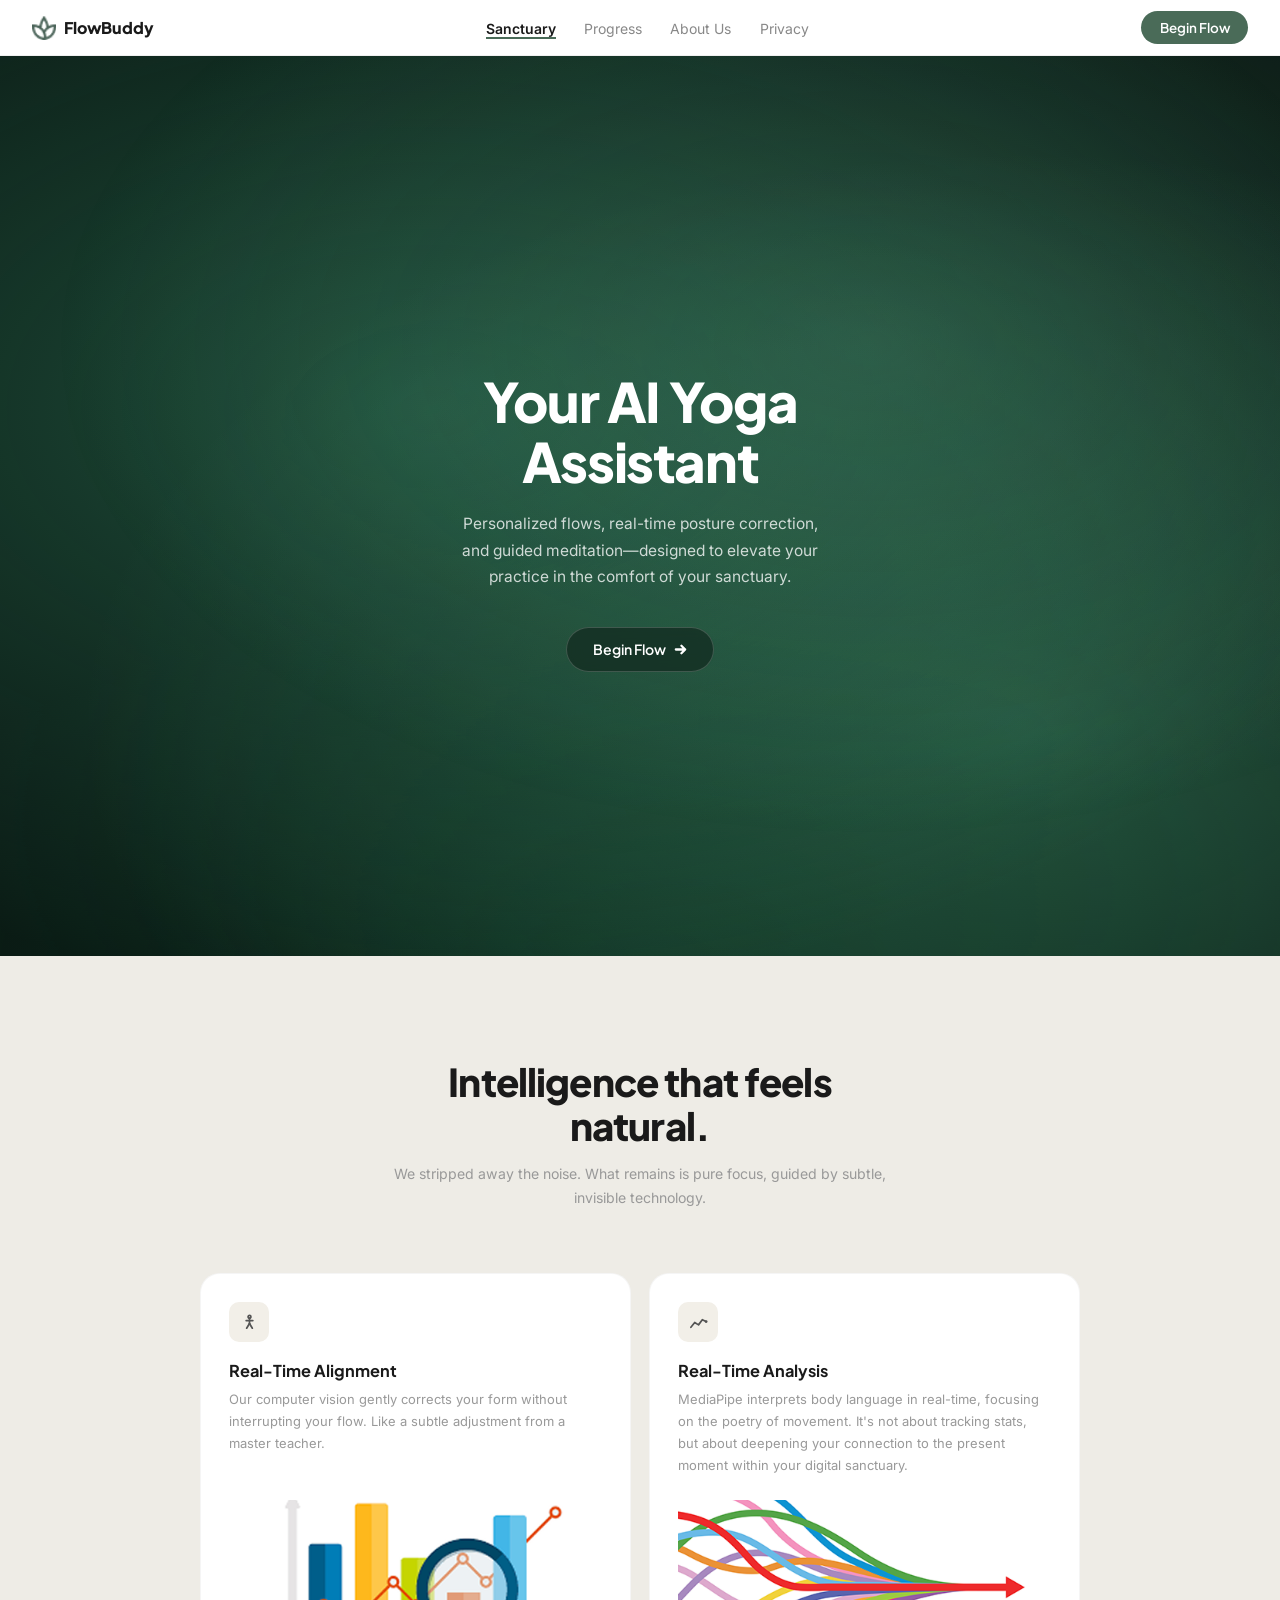
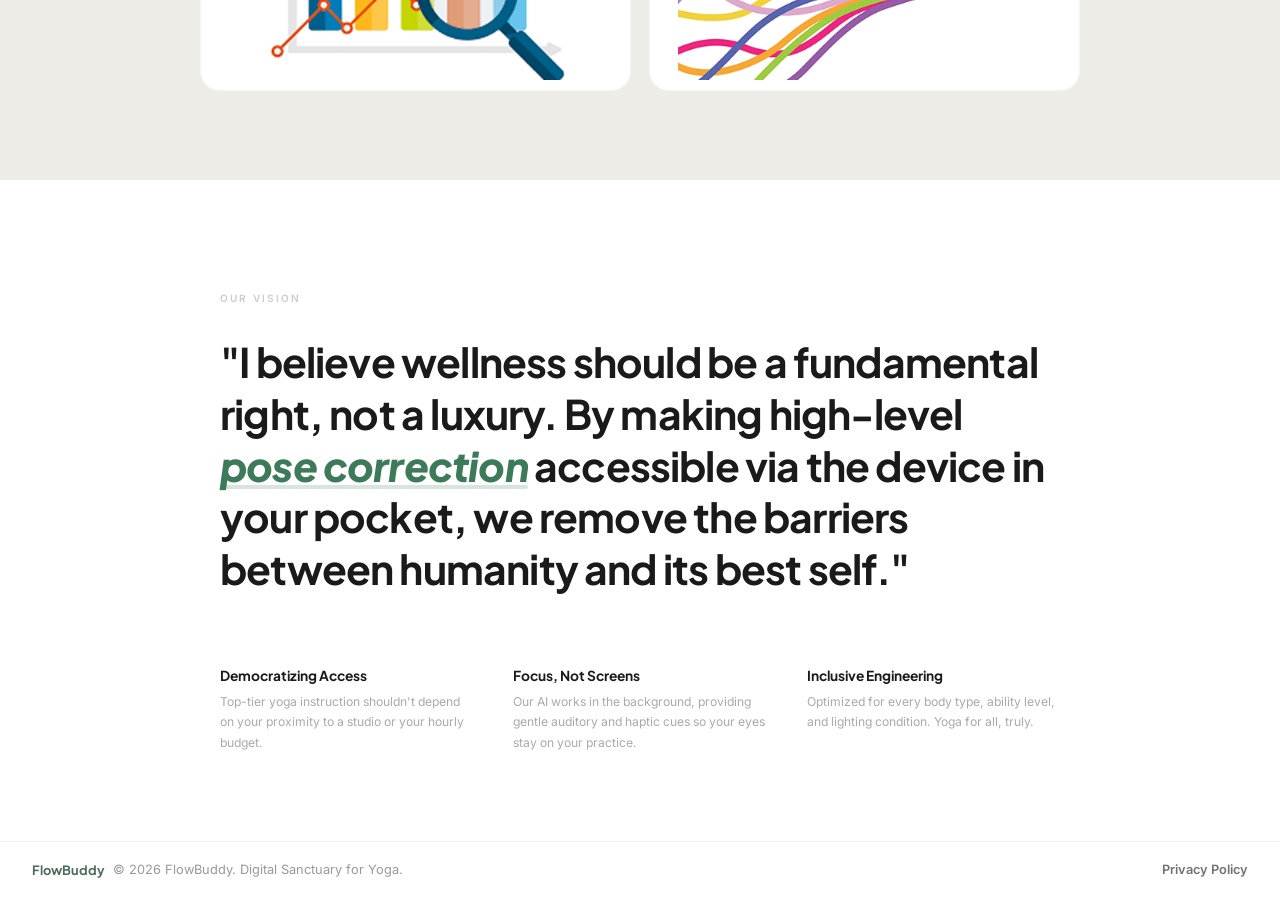
<file: index.html>
<!DOCTYPE html>
<html lang="en">

<head>
  <meta charset="UTF-8" />
  <meta name="viewport" content="width=device-width, initial-scale=1.0" />
  <meta name="description"
    content="FlowBuddy is your personal AI yoga assistant. Experience real-time posture correction, personalized flows, and guided meditation in your digital sanctuary." />
  <meta name="keywords"
    content="AI yoga, yoga assistant, posture correction, personalized yoga flows, home yoga practice, MediaPipe yoga" />
  <meta property="og:title" content="FlowBuddy — Your AI Yoga Assistant" />
  <meta property="og:description"
    content="FlowBuddy is your personal AI yoga assistant. Experience real-time posture correction, personalized flows, and guided meditation in your digital sanctuary." />
  <meta property="og:type" content="website" />
  <link rel="icon" type="image/png" href="assets/images/logo.png" />
  <title>FlowBuddy — Your AI Yoga Assistant</title>
  <link rel="preconnect" href="https://fonts.googleapis.com" />
  <link rel="preconnect" href="https://fonts.gstatic.com" crossorigin />
  <link
    href="https://fonts.googleapis.com/css2?family=Plus+Jakarta+Sans:ital,wght@0,400;0,500;0,600;0,700;0,800;1,700;1,800&family=Inter:wght@300;400;500;600&display=swap"
    rel="stylesheet" />
  <link rel="stylesheet" href="assets/css/shared.css" />
  <link rel="stylesheet" href="assets/css/home.css" />
</head>

<body>

  <!-- ── NAV ── -->
  <nav>
    <a class="nav-logo" href="index.html">
      <img src="assets/images/logo.png" alt="" class="nav-logo-img" />
      FlowBuddy
    </a>
    <ul class="nav-links">
      <li><a href="index.html" class="active">Sanctuary</a></li>
      <li><a href="progress/progress.html">Progress</a></li>
      <li><a href="about/about.html">About Us</a></li>
      <li><a href="privacy/privacy.html">Privacy</a></li>
    </ul>
    <a class="btn-nav" href="practice/practice.html">Begin Flow</a>
    <button class="nav-hamburger" id="hamburger" onclick="toggleNav()" aria-label="Menu" aria-expanded="false">
      <span></span><span></span><span></span>
    </button>
  </nav>

  <div class="nav-drawer" id="nav-drawer">
    <a href="index.html">Sanctuary</a>
    <a href="progress/progress.html">Progress</a>
    <a href="about/about.html">About Us</a>
    <a href="privacy/privacy.html">Privacy Policy</a>
    <a class="drawer-cta" href="practice/practice.html">Begin Flow</a>
  </div>

  <main>
    <!-- ── HERO ── -->
    <section class="hero">
      <div class="hero-bg"></div>

      <div class="hero-content">
        <h1>Your AI Yoga Assistant</h1>
        <p>Personalized flows, real-time posture correction, and guided
          meditation—designed to elevate your practice in
          the comfort of your sanctuary.</p>
        <a class="btn-hero" href="practice/practice.html">
          Begin Flow
          <svg viewBox="0 0 14 14" aria-hidden="true">
            <path d="M2 7h10M8 3l4 4-4 4" />
          </svg>
        </a>
      </div>
    </section>

    <!-- ── FEATURES ── -->
    <section class="features animate-on-scroll" id="features">
      <div class="features-header animate-on-scroll animate-delay-1">
        <h2>Intelligence that feels natural.</h2>
        <p>We stripped away the noise. What remains is pure focus, guided by subtle, invisible technology.</p>
      </div>

      <div class="features-grid animate-on-scroll animate-delay-2">

        <!-- Card 1 -->
        <div class="feature-card animate-on-scroll animate-delay-3 hover-lift">
          <div class="feature-icon">
            <svg viewBox="0 0 20 20" aria-hidden="true">
              <circle cx="10" cy="4" r="1.5" />
              <line x1="10" y1="5.5" x2="10" y2="11" />
              <line x1="6.5" y1="8" x2="13.5" y2="8" />
              <line x1="10" y1="11" x2="7" y2="16" />
              <line x1="10" y1="11" x2="13" y2="16" />
            </svg>
          </div>
          <h3>Real-Time Alignment</h3>
          <p>Our computer vision gently corrects your form without interrupting your flow. Like a subtle adjustment from
            a
            master teacher.</p>
          <div class="feature-visual">
            <img src="assets/images/alignment.png" alt="Real-Time Alignment" loading="lazy"
              style="width:100%;height:180px;object-fit:cover;border-radius:0 0 4px 4px;display:block; margin-bottom: 10px; " />
          </div>
        </div>

        <!-- Card 2 -->
        <div class="feature-card animate-on-scroll animate-delay-4 hover-lift">
          <div class="feature-icon">
            <svg viewBox="0 0 20 20" aria-hidden="true">
              <polyline points="2,15 6,10 10,12.5 14,7 18,9" />
              <circle cx="18" cy="9" r="1.5" fill="#555" stroke="none" />
            </svg>
          </div>
          <h3>Real-Time Analysis</h3>
          <p>MediaPipe interprets body language in real-time, focusing on the poetry of movement. It's not about
            tracking
            stats, but about deepening your connection to the present moment within your digital sanctuary.</p>
          <div class="feature-visual">
            <img src="assets/images/analysis.png" alt="Real-Time Analysis" loading="lazy"
              style="width:100%;height:180px;object-fit:cover;border-radius:0 0 4px 4px;display:block; margin-bottom: 10px;" />
          </div>
        </div>

      </div>
    </section>

    <!-- ── VISION ── -->
    <section class="vision animate-on-scroll" id="about">
      <div class="vision-inner animate-on-scroll animate-delay-1">
        <p class="vision-label animate-on-scroll animate-delay-2">Our Vision</p>
        <p class="vision-quote animate-on-scroll animate-delay-3">
          "I believe wellness should be a fundamental right, not a luxury. By making high-level <em>pose
            correction</em>
          accessible via the device in your pocket, we remove the barriers between humanity and its best self."
        </p>
        <div class="pillars animate-on-scroll animate-delay-4">
          <div class="pillar animate-on-scroll animate-delay-5 hover-lift">
            <h4>Democratizing Access</h4>
            <p>Top-tier yoga instruction shouldn't depend on your proximity to a studio or your hourly budget.</p>
          </div>
          <div class="pillar animate-on-scroll animate-delay-6 hover-lift">
            <h4>Focus, Not Screens</h4>
            <p>Our AI works in the background, providing gentle auditory and haptic cues so your eyes stay on your
              practice.</p>
          </div>
          <div class="pillar animate-on-scroll animate-delay-7 hover-lift">
            <h4>Inclusive Engineering</h4>
            <p>Optimized for every body type, ability level, and lighting condition. Yoga for all, truly.</p>
          </div>
        </div>
      </div>
    </section>

  </main>

  <!-- ── FOOTER ── -->
  <footer>
    <span class="footer-logo">FlowBuddy</span>
    <span>© 2026 FlowBuddy. Digital Sanctuary for Yoga.</span>
    <span class="footer-links"><a href="privacy/privacy.html">Privacy Policy</a></span>
  </footer>

  <script src="assets/js/nav.js"></script>
</body>

</html>
</file>
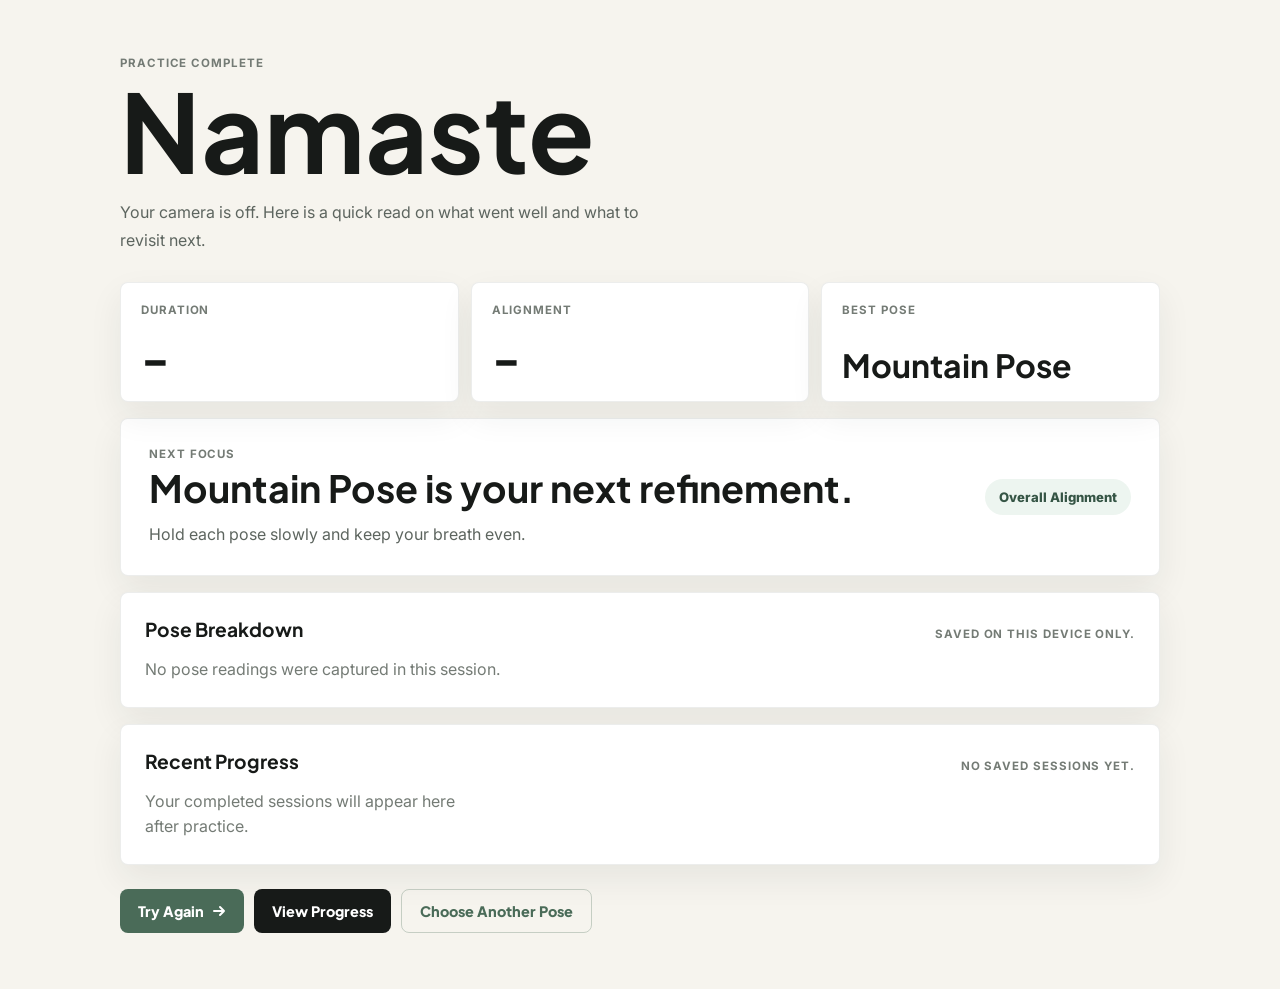
<file: insession/summary.html>
<!DOCTYPE html>
<html lang="en">

<head>
  <meta charset="UTF-8" />
  <meta name="viewport" content="width=device-width, initial-scale=1.0" />
  <meta name="description" content="Review your FlowBuddy yoga session summary with alignment insights, focus cues, and locally saved progress." />
  <meta name="keywords" content="yoga session summary, yoga alignment score, practice duration, yoga progress" />
  <link rel="icon" type="image/png" href="../assets/images/logo.png" />
  <title>FlowBuddy - Session Summary</title>
  <link rel="preconnect" href="https://fonts.googleapis.com" />
  <link rel="preconnect" href="https://fonts.gstatic.com" crossorigin />
  <link
    href="https://fonts.googleapis.com/css2?family=Plus+Jakarta+Sans:wght@500;600;700;800&family=Inter:wght@300;400;500;600&display=swap"
    rel="stylesheet" />
  <link rel="stylesheet" href="../assets/css/summary.css">
</head>

<body>

  <main class="page">
    <section class="summary-hero animate-on-scroll">
      <p class="eyebrow">Practice complete</p>
      <h1>Namaste</h1>
      <p class="subtitle">
        Your camera is off. Here is a quick read on what went well and what to revisit next.
      </p>
    </section>

    <section class="stats-grid" aria-label="Session stats">
      <div class="stat-card animate-on-scroll animate-delay-1">
        <span class="stat-label">Duration</span>
        <strong class="stat-value" id="stat-duration">-</strong>
      </div>
      <div class="stat-card animate-on-scroll animate-delay-2">
        <span class="stat-label">Alignment</span>
        <strong class="stat-value" id="stat-alignment">-</strong>
      </div>
      <div class="stat-card animate-on-scroll animate-delay-3">
        <span class="stat-label">Best Pose</span>
        <strong class="stat-value stat-pose" id="stat-best-pose">-</strong>
      </div>
    </section>

    <section class="framing-callout hidden" id="framing-callout" aria-labelledby="framing-callout-title">
      <p class="framing-callout-label">Camera framing</p>
      <h2 class="framing-callout-title" id="framing-callout-title"></h2>
      <p class="framing-callout-detail" id="framing-callout-detail"></p>
    </section>

    <section class="insight-panel animate-on-scroll animate-delay-1" aria-labelledby="insight-title">
      <div>
        <p class="panel-label">Next focus</p>
        <h2 id="insight-title">Keep building steady form.</h2>
        <p id="insight-copy">Complete a session to see personalized form notes here.</p>
      </div>
      <div class="focus-chip" id="focus-chip">Overall alignment</div>
    </section>

    <section class="pose-breakdown animate-on-scroll animate-delay-2" aria-labelledby="breakdown-title">
      <div class="section-heading">
        <h2 id="breakdown-title">Pose Breakdown</h2>
        <p>Saved on this device only.</p>
      </div>
      <div class="breakdown-list" id="breakdown-list"></div>
    </section>

    <section class="recent-panel animate-on-scroll animate-delay-3" aria-labelledby="recent-title">
      <div class="section-heading">
        <h2 id="recent-title">Recent Progress</h2>
        <p id="recent-count">No saved sessions yet.</p>
      </div>
      <div class="mini-history" id="mini-history"></div>
    </section>

    <div class="actions animate-on-scroll animate-delay-1">
      <a class="btn-primary" id="btn-try-again" href="../practice/practice.html">
        Try Again
        <svg viewBox="0 0 14 14" aria-hidden="true">
          <path d="M2 7h10M8 3l4 4-4 4" />
        </svg>
      </a>
      <a class="btn-secondary" href="../progress/progress.html">View Progress</a>
      <a class="btn-ghost" href="../practice/practice.html">Choose Another Pose</a>
    </div>
  </main>

  <script src="../assets/js/session-history.js"></script>
  <script>
    function init() {
      const params = new URLSearchParams(window.location.search);
      const sessionId = params.get('session') || sessionStorage.getItem('flowbuddyLastSessionId');
      const fallbackPose = params.get('pose') || 'mountain';
      const session = FlowBuddyHistory.getSession(sessionId) || buildFallbackSession(params, fallbackPose);

      renderSummary(session);
      renderRecent(session?.id);
    }

    function buildFallbackSession(params, fallbackPose) {
      const duration = parseInt(params.get('duration') || '0', 10);
      const alignment = parseInt(params.get('alignment') || '0', 10);
      const framing = params.get('framing') || '';
      const framingStatus =
        framing === 'never_full' || framing === 'ended_partial' ? framing : 'ok';
      return {
        duration: Number.isFinite(duration) ? duration : 0,
        alignment: Number.isFinite(alignment) ? alignment : 0,
        activePose: fallbackPose,
        bestPose: fallbackPose,
        focusPose: fallbackPose,
        focusArea: 'overall alignment',
        focusAdvice: 'Hold each pose slowly and keep your breath even.',
        framingStatus,
        poses: {
          [fallbackPose]: {
            name: FlowBuddyHistory.poseName(fallbackPose),
            seconds: Number.isFinite(duration) ? duration : 0,
            alignment: Number.isFinite(alignment) ? alignment : 0,
            readings: alignment > 0 ? 1 : 0
          }
        }
      };
    }

    function renderSummary(session) {
      const duration = session?.duration || 0;
      const alignment = session?.alignment || 0;
      const bestPose = session?.bestPose || session?.activePose || 'mountain';
      const focusPose = session?.focusPose || session?.activePose || 'mountain';

      setText('stat-duration', FlowBuddyHistory.formatDuration(duration));
      setText('stat-alignment', alignment ? `${alignment}%` : '-');
      setText('stat-best-pose', FlowBuddyHistory.poseName(bestPose));
      setText('insight-title', `${FlowBuddyHistory.poseName(focusPose)} is your next refinement.`);
      setText('insight-copy', session?.focusAdvice || 'Keep practicing with slow, steady holds.');
      setText('focus-chip', titleCase(session?.focusArea || 'overall alignment'));

      const tryAgain = document.getElementById('btn-try-again');
      if (tryAgain) tryAgain.href = `insession.html?pose=${focusPose}`;

      renderBreakdown(session?.poses || {});
      renderFramingNotice(session);
    }

    function renderFramingNotice(session) {
      const wrap = document.getElementById('framing-callout');
      if (!wrap) return;
      const info = FlowBuddyHistory.getFramingSummary(session);
      if (!info) {
        wrap.classList.add('hidden');
        return;
      }
      wrap.classList.remove('hidden');
      setText('framing-callout-title', info.title);
      setText('framing-callout-detail', info.detail);
    }

    function renderBreakdown(poses) {
      const list = document.getElementById('breakdown-list');
      const entries = Object.entries(poses).filter(([, pose]) => pose.readings || pose.seconds);

      if (!entries.length) {
        list.innerHTML = '<p class="empty-copy">No pose readings were captured in this session.</p>';
        return;
      }

      list.innerHTML = entries.map(([poseKey, pose]) => {
        const score = pose.alignment || 0;
        return `
          <article class="breakdown-item animate-on-scroll">
            <div>
              <h3>${pose.name || FlowBuddyHistory.poseName(poseKey)}</h3>
              <p>${FlowBuddyHistory.formatDuration(pose.seconds || 0)} practiced</p>
            </div>
            <div class="pose-score">
              <span>${score ? `${score}%` : '-'}</span>
              <div class="score-track"><div style="width: ${score}%"></div></div>
            </div>
          </article>
        `;
      }).join('');

      requestAnimationFrame(() => {
        list.querySelectorAll('.animate-on-scroll').forEach(el => el.classList.add('animated'));
      });
    }

    function renderRecent(currentId) {
      const sessions = FlowBuddyHistory.readSessions().slice(0, 3);
      const history = document.getElementById('mini-history');
      setText('recent-count', sessions.length ? `${sessions.length} saved locally` : 'No saved sessions yet.');

      if (!sessions.length) {
        history.innerHTML = '<p class="empty-copy">Your completed sessions will appear here after practice.</p>';
        return;
      }

      history.innerHTML = sessions.map(session => {
        const fr = FlowBuddyHistory.getFramingSummary(session);
        const chip = fr ? `<span class="mini-framing-chip">${fr.short}</span>` : '';
        return `
        <article class="mini-session animate-on-scroll ${session.id === currentId ? 'current' : ''}">
          <span>${FlowBuddyHistory.formatDate(session.createdAt)}</span>
          <strong>${session.alignment || 0}%</strong>
          <em>${FlowBuddyHistory.formatDuration(session.duration)}</em>
          ${chip}
        </article>`;
      }).join('');

      requestAnimationFrame(() => {
        history.querySelectorAll('.animate-on-scroll').forEach(el => el.classList.add('animated'));
      });
    }

    function setText(id, value) {
      const el = document.getElementById(id);
      if (el) el.textContent = value;
    }

    function titleCase(value) {
      return String(value).replace(/\b\w/g, letter => letter.toUpperCase());
    }

    init();
  </script>
</body>

</html>
</file>
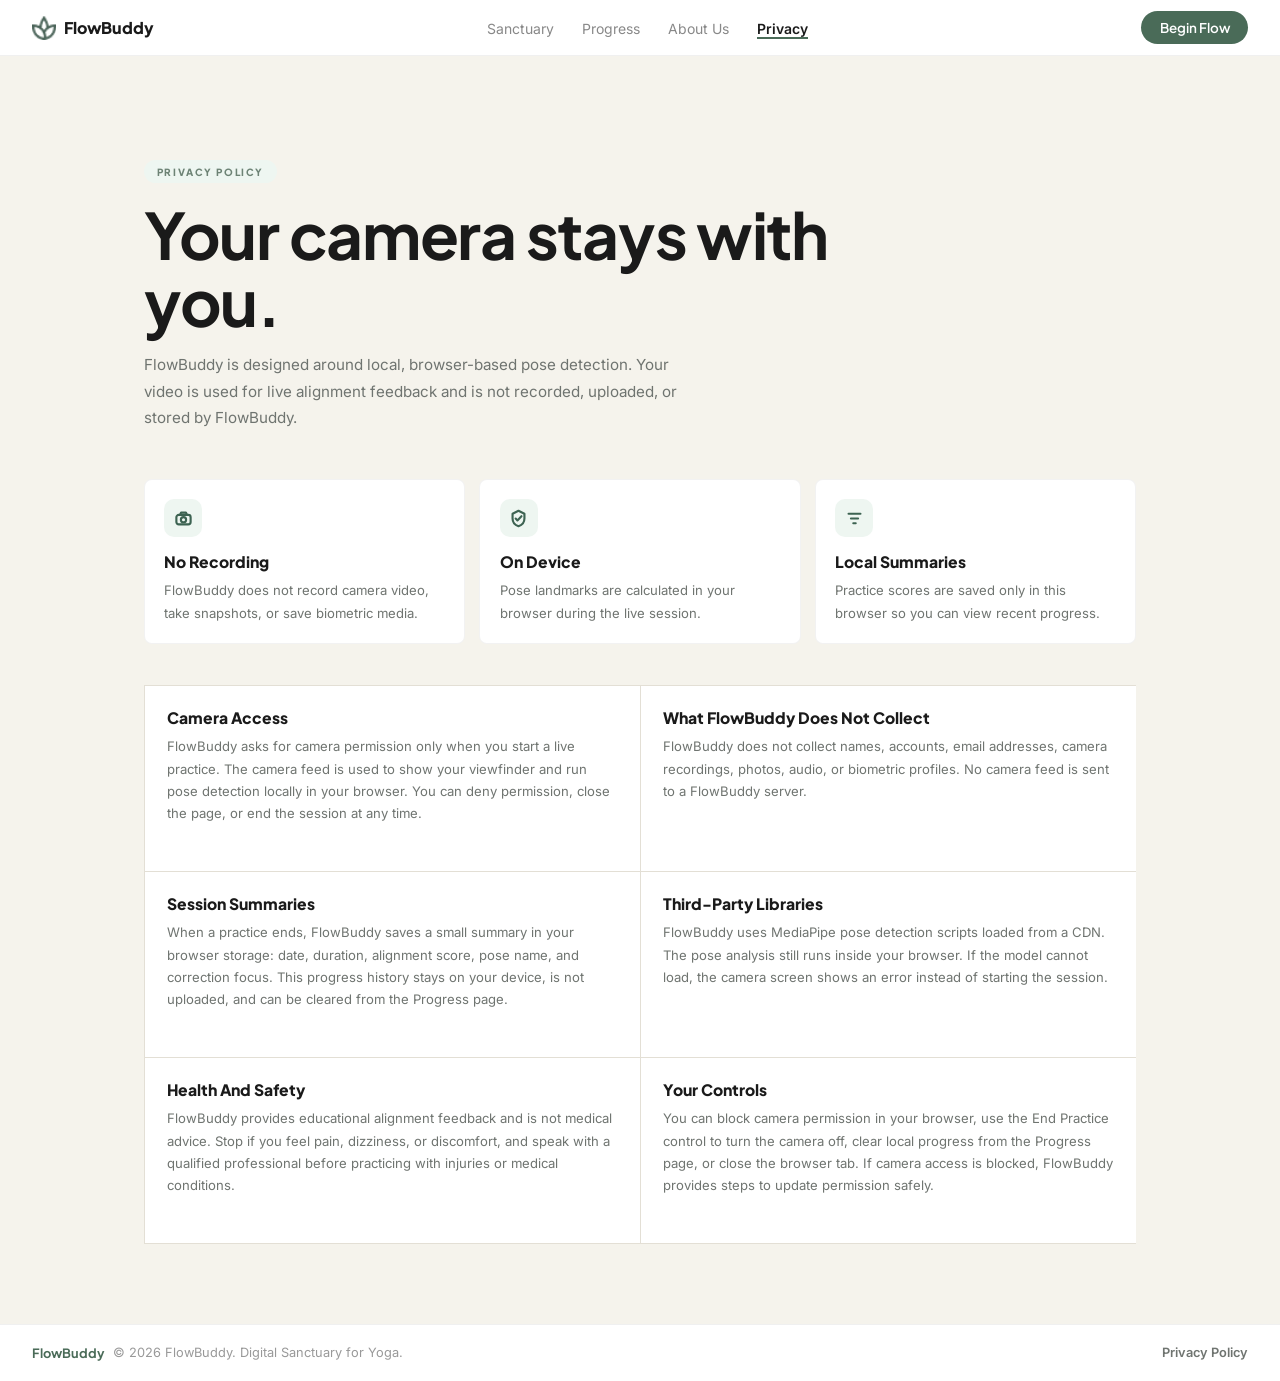
<file: privacy/privacy.html>
<!DOCTYPE html>
<html lang="en">

<head>
  <meta charset="UTF-8" />
  <meta name="viewport" content="width=device-width, initial-scale=1.0" />
  <meta name="description" content="FlowBuddy privacy policy for on-device camera processing, pose detection, and session summaries." />
  <meta name="keywords" content="FlowBuddy privacy, camera privacy, on-device pose detection, yoga app privacy" />
  <meta property="og:title" content="FlowBuddy - Privacy Policy" />
  <meta property="og:description" content="Learn how FlowBuddy handles camera access, local processing, and session data." />
  <meta property="og:type" content="website" />
  <link rel="icon" type="image/png" href="../assets/images/logo.png" />
  <title>FlowBuddy - Privacy Policy</title>
  <link rel="preconnect" href="https://fonts.googleapis.com" />
  <link rel="preconnect" href="https://fonts.gstatic.com" crossorigin />
  <link
    href="https://fonts.googleapis.com/css2?family=Plus+Jakarta+Sans:wght@400;500;600;700;800&family=Inter:wght@300;400;500;600&display=swap"
    rel="stylesheet" />
  <link rel="stylesheet" href="../assets/css/shared.css" />
  <link rel="stylesheet" href="../assets/css/privacy.css" />
</head>

<body>
  <nav>
    <a class="nav-logo" href="../index.html">
      <img src="../assets/images/logo.png" alt="" class="nav-logo-img" />
      FlowBuddy
    </a>
    <ul class="nav-links">
      <li><a href="../index.html">Sanctuary</a></li>
      <li><a href="../progress/progress.html">Progress</a></li>
      <li><a href="../about/about.html">About Us</a></li>
      <li><a href="privacy.html" class="active">Privacy</a></li>
    </ul>
    <a class="btn-nav" href="../practice/practice.html">Begin Flow</a>
    <button class="nav-hamburger" id="hamburger" onclick="toggleNav()" aria-label="Menu" aria-expanded="false">
      <span></span><span></span><span></span>
    </button>
  </nav>

  <div class="nav-drawer" id="nav-drawer">
    <a href="../index.html">Sanctuary</a>
    <a href="../progress/progress.html">Progress</a>
    <a href="../about/about.html">About Us</a>
    <a href="privacy.html">Privacy Policy</a>
    <a class="drawer-cta" href="../practice/practice.html">Begin Flow</a>
  </div>

  <main>
    <section class="privacy-hero animate-on-scroll">
      <span class="policy-pill animate-on-scroll animate-delay-1">Privacy Policy</span>
      <h1 class="animate-on-scroll animate-delay-2">Your camera stays with you.</h1>
      <p class="animate-on-scroll animate-delay-3">FlowBuddy is designed around local, browser-based pose detection. Your video is used for live alignment feedback and is not recorded, uploaded, or stored by FlowBuddy.</p>
    </section>

    <section class="privacy-summary animate-on-scroll">
      <div class="summary-item">
        <span class="summary-icon">
          <svg viewBox="0 0 16 16" aria-hidden="true">
            <rect x="2" y="5" width="12" height="8" rx="2" />
            <circle cx="8" cy="9" r="2.2" />
            <path d="M5 5l1-2h4l1 2" />
          </svg>
        </span>
        <h2>No Recording</h2>
        <p>FlowBuddy does not record camera video, take snapshots, or save biometric media.</p>
      </div>
      <div class="summary-item">
        <span class="summary-icon">
          <svg viewBox="0 0 16 16" aria-hidden="true">
            <path d="M8 1.5L3 4v4c0 3.1 2 5.5 5 6.5 3-1 5-3.4 5-6.5V4L8 1.5z" />
            <path d="M5.6 8.1l1.5 1.5 3.4-3.5" />
          </svg>
        </span>
        <h2>On Device</h2>
        <p>Pose landmarks are calculated in your browser during the live session.</p>
      </div>
      <div class="summary-item">
        <span class="summary-icon">
          <svg viewBox="0 0 16 16" aria-hidden="true">
            <path d="M3 4h10" />
            <path d="M5 8h6" />
            <path d="M7 12h2" />
          </svg>
        </span>
        <h2>Local Summaries</h2>
        <p>Practice scores are saved only in this browser so you can view recent progress.</p>
      </div>
    </section>

    <section class="policy-content">
      <article class="policy-section animate-on-scroll">
        <h2>Camera Access</h2>
        <p>FlowBuddy asks for camera permission only when you start a live practice. The camera feed is used to show your viewfinder and run pose detection locally in your browser. You can deny permission, close the page, or end the session at any time.</p>
      </article>

      <article class="policy-section animate-on-scroll">
        <h2>What FlowBuddy Does Not Collect</h2>
        <p>FlowBuddy does not collect names, accounts, email addresses, camera recordings, photos, audio, or biometric profiles. No camera feed is sent to a FlowBuddy server.</p>
      </article>

      <article class="policy-section animate-on-scroll">
        <h2>Session Summaries</h2>
        <p>When a practice ends, FlowBuddy saves a small summary in your browser storage: date, duration, alignment score, pose name, and correction focus. This progress history stays on your device, is not uploaded, and can be cleared from the Progress page.</p>
      </article>

      <article class="policy-section animate-on-scroll">
        <h2>Third-Party Libraries</h2>
        <p>FlowBuddy uses MediaPipe pose detection scripts loaded from a CDN. The pose analysis still runs inside your browser. If the model cannot load, the camera screen shows an error instead of starting the session.</p>
      </article>

      <article class="policy-section animate-on-scroll">
        <h2>Health And Safety</h2>
        <p>FlowBuddy provides educational alignment feedback and is not medical advice. Stop if you feel pain, dizziness, or discomfort, and speak with a qualified professional before practicing with injuries or medical conditions.</p>
      </article>

      <article class="policy-section animate-on-scroll">
        <h2>Your Controls</h2>
        <p>You can block camera permission in your browser, use the End Practice control to turn the camera off, clear local progress from the Progress page, or close the browser tab. If camera access is blocked, FlowBuddy provides steps to update permission safely.</p>
      </article>
    </section>
  </main>

  <footer>
    <span class="footer-logo">FlowBuddy</span>
    <span>&copy; 2026 FlowBuddy. Digital Sanctuary for Yoga.</span>
    <span class="footer-links"><a href="privacy.html">Privacy Policy</a></span>
  </footer>

  <script src="../assets/js/nav.js"></script>
</body>

</html>
</file>
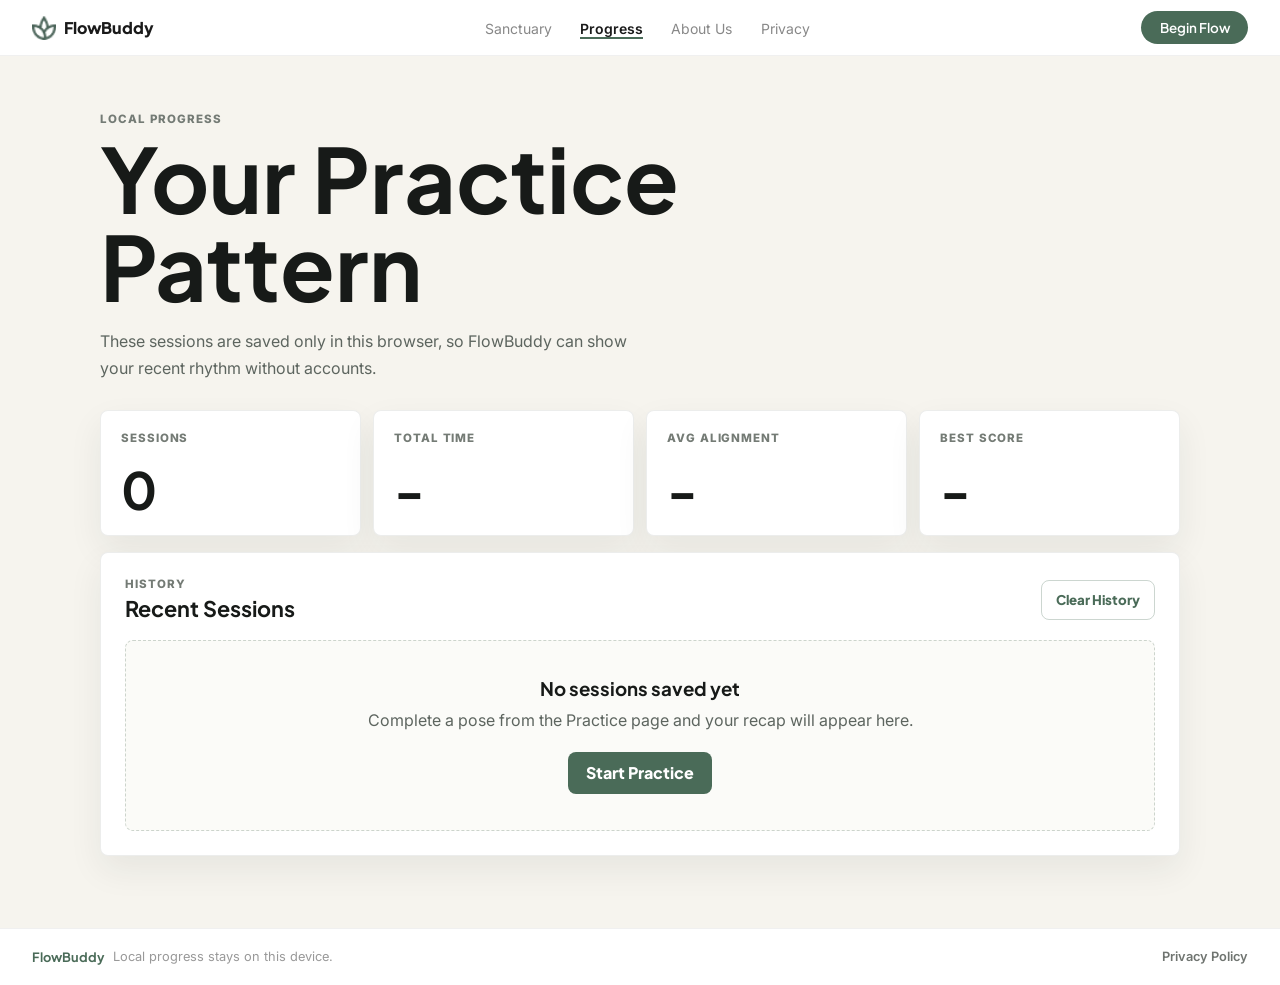
<file: progress/progress.html>
<!DOCTYPE html>
<html lang="en">

<head>
  <meta charset="UTF-8" />
  <meta name="viewport" content="width=device-width, initial-scale=1.0" />
  <meta name="description" content="View your FlowBuddy practice progress saved locally on this device." />
  <link rel="icon" type="image/png" href="../assets/images/logo.png" />
  <title>FlowBuddy - Progress</title>
  <link rel="preconnect" href="https://fonts.googleapis.com" />
  <link rel="preconnect" href="https://fonts.gstatic.com" crossorigin />
  <link
    href="https://fonts.googleapis.com/css2?family=Plus+Jakarta+Sans:wght@500;600;700;800&family=Inter:wght@300;400;500;600&display=swap"
    rel="stylesheet" />
  <link rel="stylesheet" href="../assets/css/shared.css" />
  <link rel="stylesheet" href="../assets/css/progress.css" />
</head>

<body>
  <nav>
    <a class="nav-logo" href="../index.html">
      <img src="../assets/images/logo.png" alt="" class="nav-logo-img" />
      FlowBuddy
    </a>
    <ul class="nav-links">
      <li><a href="../index.html">Sanctuary</a></li>
      <li><a href="progress.html" class="active">Progress</a></li>
      <li><a href="../about/about.html">About Us</a></li>
      <li><a href="../privacy/privacy.html">Privacy</a></li>
    </ul>
    <a class="btn-nav" href="../practice/practice.html">Begin Flow</a>
    <button class="nav-hamburger" id="hamburger" onclick="toggleNav()" aria-label="Menu" aria-expanded="false">
      <span></span><span></span><span></span>
    </button>
  </nav>

  <div class="nav-drawer" id="nav-drawer">
    <a href="../index.html">Sanctuary</a>
    <a href="progress.html">Progress</a>
    <a href="../about/about.html">About Us</a>
    <a href="../privacy/privacy.html">Privacy Policy</a>
    <a class="drawer-cta" href="../practice/practice.html">Begin Flow</a>
  </div>

  <main class="progress-page">
    <section class="progress-hero animate-on-scroll">
      <p class="eyebrow">Local progress</p>
      <h1>Your Practice Pattern</h1>
      <p>These sessions are saved only in this browser, so FlowBuddy can show your recent rhythm without accounts.</p>
    </section>

    <section class="metric-grid" aria-label="Practice totals">
      <article class="metric-card animate-on-scroll animate-delay-1">
        <span>Sessions</span>
        <strong id="metric-sessions">0</strong>
      </article>
      <article class="metric-card animate-on-scroll animate-delay-2">
        <span>Total Time</span>
        <strong id="metric-time">-</strong>
      </article>
      <article class="metric-card animate-on-scroll animate-delay-3">
        <span>Avg Alignment</span>
        <strong id="metric-average">-</strong>
      </article>
      <article class="metric-card animate-on-scroll animate-delay-1">
        <span>Best Score</span>
        <strong id="metric-best">-</strong>
      </article>
    </section>

    <section class="timeline-panel animate-on-scroll animate-delay-2">
      <div class="panel-heading">
        <div>
          <p class="eyebrow">History</p>
          <h2>Recent Sessions</h2>
        </div>
        <button type="button" class="btn-clear" id="btn-clear-history">Clear History</button>
      </div>
      <div class="timeline-list" id="timeline-list"></div>
    </section>
  </main>

  <footer>
    <span class="footer-logo">FlowBuddy</span>
    <span>Local progress stays on this device.</span>
    <span class="footer-links"><a href="../privacy/privacy.html">Privacy Policy</a></span>
  </footer>

  <script src="../assets/js/nav.js"></script>
  <script src="../assets/js/session-history.js"></script>
  <script>
    function initProgress() {
      renderMetrics();
      renderTimeline();

      const clearButton = document.getElementById('btn-clear-history');
      clearButton.addEventListener('click', () => {
        FlowBuddyHistory.clearSessions();
        renderMetrics();
        renderTimeline();
      });
    }

    function renderMetrics() {
      const stats = FlowBuddyHistory.getStats();
      setText('metric-sessions', String(stats.count));
      setText('metric-time', FlowBuddyHistory.formatDuration(stats.totalDuration));
      setText('metric-average', stats.averageAlignment ? `${stats.averageAlignment}%` : '-');
      setText('metric-best', stats.bestAlignment ? `${stats.bestAlignment}%` : '-');
    }

    function renderTimeline() {
      const list = document.getElementById('timeline-list');
      const sessions = FlowBuddyHistory.readSessions();

      if (!sessions.length) {
        list.innerHTML = `
          <div class="empty-state">
            <h3>No sessions saved yet</h3>
            <p>Complete a pose from the Practice page and your recap will appear here.</p>
            <a href="../practice/practice.html">Start Practice</a>
          </div>
        `;
        return;
      }

      list.innerHTML = sessions.map(session => {
        const fr = FlowBuddyHistory.getFramingSummary(session);
        const framingRow = fr
          ? `<p class="timeline-framing"><span class="timeline-framing-chip">${fr.short}</span> ${fr.title}</p>`
          : '';
        return `
        <article class="timeline-item animate-on-scroll">
          <div class="timeline-main">
            <span>${FlowBuddyHistory.formatDate(session.createdAt)}</span>
            <h3>${FlowBuddyHistory.poseName(session.bestPose || session.activePose)}</h3>
            <p>Focus: ${titleCase(session.focusArea || 'overall alignment')}</p>
            ${framingRow}
          </div>
          <div class="timeline-stats">
            <strong>${session.alignment || 0}%</strong>
            <span>${FlowBuddyHistory.formatDuration(session.duration)}</span>
          </div>
        </article>`;
      }).join('');

      requestAnimationFrame(() => {
        list.querySelectorAll('.animate-on-scroll').forEach(el => el.classList.add('animated'));
      });
    }

    function setText(id, value) {
      const el = document.getElementById(id);
      if (el) el.textContent = value;
    }

    function titleCase(value) {
      return String(value).replace(/\b\w/g, letter => letter.toUpperCase());
    }

    initProgress();
  </script>
</body>

</html>
</file>
<file: assets/css/shared.css>
/* ═══════════════════════════════════════════
   FLOWBUDDY — Shared Nav & Footer
   Used by: index.html, about/about.html, practice/practice.html
════════════════════════════════════════════ */

/* ── Accessibility ── */
*:focus-visible {
  outline: 2px solid #4a6b58;
  outline-offset: 2px;
}

/* ── Navbar ── */
nav {
  background: #fff;
  display: flex;
  align-items: center;
  padding: 0 2rem;
  height: 56px;
  position: sticky;
  top: 0;
  z-index: 100;
  border-bottom: 1px solid rgba(0,0,0,0.06);
  gap: 1rem;
}

.nav-logo {
  font-family: 'Plus Jakarta Sans', -apple-system, sans-serif;
  font-size: 1rem;
  font-weight: 800;
  color: #1a1a1a;
  text-decoration: none;
  letter-spacing: -0.01em;
  flex-shrink: 0;
  margin-right: auto;
  display: flex;
  align-items: center;
  gap: 0.5rem;
}

.nav-logo-img {
  height: 24px;
  width: auto;
}

.nav-links {
  display: flex;
  align-items: center;
  gap: clamp(1rem, 2.2vw, 2.25rem);
  list-style: none;
  flex: 1;
  justify-content: center;
}

.nav-links a {
  font-family: 'Inter', -apple-system, sans-serif;
  font-size: 0.875rem;
  color: #888;
  text-decoration: none;
  transition: color 0.15s;
  white-space: nowrap;
}

.nav-links a:hover { color: #1a1a1a; }

.nav-links a.active {
  color: #1a1a1a;
  font-weight: 600;
  border-bottom: 1.5px solid #4a6b58;
  padding-bottom: 1px;
}

.btn-nav {
  background: #4a6b58;
  color: #fff;
  border: none;
  border-radius: 99px;
  padding: 0.5rem 1.15rem;
  font-family: 'Plus Jakarta Sans', sans-serif;
  font-size: 0.84rem;
  font-weight: 600;
  cursor: pointer;
  text-decoration: none;
  transition: background 0.15s;
  white-space: nowrap;
  flex-shrink: 0;
}

.btn-nav:hover { background: #3a5646; }

/* Hamburger — mobile only */
.nav-hamburger {
  display: none;
  flex-direction: column;
  gap: 4.5px;
  cursor: pointer;
  background: none;
  border: none;
  padding: 4px;
  margin-left: auto;
}

.nav-hamburger span {
  display: block;
  width: 22px;
  height: 2px;
  background: #1a1a1a;
  border-radius: 2px;
  transform-origin: center;
  transition: transform 0.22s ease, opacity 0.18s ease;
}

.nav-hamburger.open span:nth-child(1) {
  transform: translateY(6.5px) rotate(45deg);
}

.nav-hamburger.open span:nth-child(2) {
  opacity: 0;
  transform: scaleX(0.35);
}

.nav-hamburger.open span:nth-child(3) {
  transform: translateY(-6.5px) rotate(-45deg);
}

/* Mobile nav drawer */
.nav-drawer {
  display: flex;
  flex-direction: column;
  background: #fff;
  border-bottom: 1px solid rgba(0,0,0,0.08);
  padding: 1rem 1.5rem 1.25rem;
  gap: 1rem;
  position: fixed;
  left: 0;
  right: 0;
  top: 56px;
  z-index: 99;
  opacity: 0;
  pointer-events: none;
  visibility: hidden;
  transform: translateY(-12px);
  box-shadow: 0 18px 36px rgba(0,0,0,0.12);
  transition: opacity 0.22s ease, transform 0.22s ease, visibility 0.22s ease;
}

.nav-drawer.open {
  opacity: 1;
  pointer-events: auto;
  visibility: visible;
  transform: translateY(0);
}

@media (min-width: 641px) {
  .nav-drawer,
  .nav-drawer.open {
    display: none;
  }
}

.nav-drawer a {
  font-family: 'Inter', -apple-system, sans-serif;
  font-size: 0.95rem;
  color: #555;
  text-decoration: none;
  padding: 0.4rem 0;
  border-bottom: 1px solid #f0efe8;
}

.nav-drawer .drawer-cta {
  margin-top: 0.25rem;
  text-align: center;
  background: #4a6b58;
  color: #fff;
  border-radius: 99px;
  border-bottom: 0;
  padding: 0.7rem 1rem;
  font-family: 'Plus Jakarta Sans', sans-serif;
  font-weight: 600;
  font-size: 0.88rem;
}

/* ── Footer ── */
footer {
  background: #fff;
  display: flex;
  align-items: center;
  justify-content: space-between;
  padding: 1.25rem 2rem;
  font-size: 0.8rem;
  color: #999;
  border-top: 1px solid rgba(0,0,0,0.06);
  flex-wrap: wrap;
  gap: 0.5rem;
}

footer .footer-logo {
  font-family: 'Plus Jakarta Sans', sans-serif;
  font-weight: 700;
  color: #4a6b58;
}

footer .footer-links {
  margin-left: auto;
}

footer .footer-links a {
  color: #6f7470;
  text-decoration: none;
  font-weight: 600;
  transition: color 0.15s;
}

footer .footer-links a:hover {
  color: #1a1a1a;
}

/* ── Responsive ── */
@media (max-width: 900px) {
  .nav-links { gap: 1.75rem; }
}

@media (max-width: 640px) {
  nav { padding: 0 1.25rem; }
  .nav-links { display: none; }
  .btn-nav { display: none; }
  .nav-hamburger { display: flex; }

  footer {
    flex-direction: column;
    align-items: flex-start;
    padding: 1rem 1.25rem;
    gap: 0.25rem;
  }

  footer .footer-links {
    margin-left: 0;
  }
}

/* ── Animations ── */
.animate-on-scroll {
  opacity: 0;
  transform: translateY(30px) scale(0.98);
  filter: blur(2px);
  transition: opacity 0.9s cubic-bezier(0.25, 0.8, 0.25, 1),
              transform 0.9s cubic-bezier(0.25, 0.8, 0.25, 1),
              filter 0.9s cubic-bezier(0.25, 0.8, 0.25, 1);
  will-change: transform, opacity, filter;
}

.animate-on-scroll.animated {
  opacity: 1;
  transform: translateY(0) scale(1);
  filter: blur(0);
}

/* Directional variants */
.animate-on-scroll.from-left {
  transform: translateX(-40px) scale(0.98);
}

.animate-on-scroll.from-left.animated {
  transform: translateX(0) scale(1);
}

.animate-on-scroll.from-right {
  transform: translateX(40px) scale(0.98);
}

.animate-on-scroll.from-right.animated {
  transform: translateX(0) scale(1);
}

.animate-on-scroll.scale-in {
  transform: scale(0.9);
}

.animate-on-scroll.scale-in.animated {
  transform: scale(1);
}

/* Stagger delays */
.animate-delay-1 { transition-delay: 0.08s; }
.animate-delay-2 { transition-delay: 0.16s; }
.animate-delay-3 { transition-delay: 0.24s; }
.animate-delay-4 { transition-delay: 0.32s; }
.animate-delay-5 { transition-delay: 0.4s; }
.animate-delay-6 { transition-delay: 0.48s; }
.animate-delay-7 { transition-delay: 0.56s; }

/* Hover lift effect for cards */
.hover-lift {
  transition: transform 0.4s cubic-bezier(0.25, 0.8, 0.25, 1),
              box-shadow 0.4s cubic-bezier(0.25, 0.8, 0.25, 1);
  will-change: transform, box-shadow;
}

.hover-lift:hover {
  transform: translateY(-6px);
  box-shadow: 0 20px 40px rgba(0, 0, 0, 0.1);
}

/* Link underline animation */
.nav-links a {
  position: relative;
  transition: color 0.3s ease;
}

.nav-links a::after {
  content: '';
  position: absolute;
  bottom: -2px;
  left: 0;
  width: 0;
  height: 2px;
  background: #4a6b58;
  transition: width 0.3s cubic-bezier(0.25, 0.8, 0.25, 1);
}

.nav-links a:hover::after,
.nav-links a.active::after {
  width: 100%;
}

.nav-links a.active {
  border-bottom: none;
  padding-bottom: 0;
}

/* Button glow pulse */
@keyframes pulse-glow {
  0%, 100% { box-shadow: 0 0 0 0 rgba(74, 107, 88, 0.4); }
  50% { box-shadow: 0 0 0 8px rgba(74, 107, 88, 0); }
}

.btn-nav {
  position: relative;
  overflow: hidden;
  transition: all 0.3s cubic-bezier(0.25, 0.8, 0.25, 1);
}

.btn-nav::before {
  content: '';
  position: absolute;
  top: 50%;
  left: 50%;
  width: 0;
  height: 0;
  background: rgba(255, 255, 255, 0.15);
  border-radius: 50%;
  transform: translate(-50%, -50%);
  transition: width 0.4s ease, height 0.4s ease;
}

.btn-nav:hover::before {
  width: 200%;
  height: 200%;
}

.btn-nav:hover {
  transform: translateY(-2px);
  box-shadow: 0 6px 20px rgba(74, 107, 88, 0.3);
}

.btn-nav:active {
  transform: translateY(0);
}

/* Logo subtle pulse */
@keyframes logo-pulse {
  0%, 100% { transform: scale(1); }
  50% { transform: scale(1.02); }
}

.nav-logo-img {
  animation: logo-pulse 4s ease-in-out infinite;
}

/* Nav drawer slide animation enhancement */
.nav-drawer a {
  opacity: 0;
  transform: translateX(-10px);
  transition: opacity 0.3s ease, transform 0.3s ease, color 0.15s;
}

.nav-drawer.open a {
  opacity: 1;
  transform: translateX(0);
}

.nav-drawer.open a:nth-child(1) { transition-delay: 0.05s; }
.nav-drawer.open a:nth-child(2) { transition-delay: 0.1s; }
.nav-drawer.open a:nth-child(3) { transition-delay: 0.15s; }
.nav-drawer.open a:nth-child(4) { transition-delay: 0.2s; }

/* Floating animation for decorative elements */
@keyframes float {
  0%, 100% { transform: translateY(0) rotate(0deg); }
  25% { transform: translateY(-8px) rotate(1deg); }
  50% { transform: translateY(-4px) rotate(-1deg); }
  75% { transform: translateY(-12px) rotate(0.5deg); }
}

@keyframes shimmer {
  0% { background-position: -200% 0; }
  100% { background-position: 200% 0; }
}
</file>
<file: assets/css/home.css>
*, *::before, *::after { box-sizing: border-box; margin: 0; padding: 0; }
    html { scroll-behavior: smooth; }
    body {
      font-family: 'Inter', -apple-system, sans-serif;
      background: #f0eee8;
      color: #1a1a1a;
      overflow-x: hidden;
    }

    /* ════════════════════ HERO ════════════════════ */
    .hero {
      position: relative;
      min-height: 100vh;
      display: flex;
      align-items: center;
      justify-content: center;
      text-align: center;
      padding: 8rem 2rem 6rem;
      overflow: hidden;
      background-color: #0a1813;
      isolation: isolate;
    }

    /* GPU-friendly: no filter blur, no 360° rotation on a huge layer (those tank low-end GPUs). */
    .hero-bg {
      position: absolute;
      inset: -18%;
      z-index: 1;
      pointer-events: none;
      transform: translate3d(0, 0, 0);
      background:
        radial-gradient(ellipse 85% 70% at 38% 42%, rgba(45, 115, 85, 0.58) 0%, transparent 68%),
        radial-gradient(ellipse 75% 65% at 72% 68%, rgba(78, 175, 128, 0.38) 0%, transparent 72%),
        radial-gradient(ellipse 90% 55% at 50% 88%, rgba(12, 48, 32, 0.65) 0%, transparent 55%);
      animation: hero-gradient-drift 26s ease-in-out infinite alternate;
    }

    .hero-bg::before {
      content: '';
      position: absolute;
      inset: -5%;
      background: radial-gradient(ellipse 70% 60% at 62% 38%, rgba(120, 210, 170, 0.22) 0%, transparent 62%);
      opacity: 0.9;
      transform: translate3d(0, 0, 0);
      animation: hero-gradient-drift-2 34s ease-in-out infinite alternate;
    }

    @keyframes hero-gradient-drift {
      0% { transform: translate3d(-2.5%, -1.5%, 0) scale(1); }
      100% { transform: translate3d(2.5%, 2%, 0) scale(1.05); }
    }

    @keyframes hero-gradient-drift-2 {
      0% { transform: translate3d(3%, 1%, 0) scale(1.02); opacity: 0.75; }
      100% { transform: translate3d(-3%, -2%, 0) scale(1); opacity: 0.95; }
    }

    @media (prefers-reduced-motion: reduce) {
      .hero-bg,
      .hero-bg::before {
        animation: none;
      }
      .hero-bg::before {
        opacity: 0.85;
      }
      .hero-content {
        animation: none;
      }
    }

    /* Hero content floating — gentle, low amplitude (less layout churn than large moves). */
    @keyframes hero-float {
      0%, 100% { transform: translate3d(0, 0, 0); }
      50% { transform: translate3d(0, -6px, 0); }
    }

    .hero-content {
      position: relative;
      z-index: 2;
      max-width: 560px;
      animation: hero-float 8s ease-in-out infinite;
    }

    .hero h1 {
      font-family: 'Plus Jakarta Sans', sans-serif;
      font-size: clamp(2.1rem, 5.5vw, 3.4rem);
      font-weight: 800;
      color: #fff;
      line-height: 1.1;
      letter-spacing: -0.025em;
      margin-bottom: 1.2rem;
    }

    .hero p {
      font-size: clamp(0.85rem, 2vw, 0.97rem);
      color: rgba(255,255,255,0.78);
      line-height: 1.72;
      max-width: 360px;
      margin: 0 auto 2.25rem;
    }

    .btn-hero {
      display: inline-flex;
      align-items: center;
      gap: 0.5rem;
      background: rgba(18,40,30,0.7);
      border: 1px solid rgba(255,255,255,0.18);
      color: #fff;
      border-radius: 99px;
      padding: 0.78rem 1.65rem;
      font-family: 'Plus Jakarta Sans', sans-serif;
      font-size: 0.88rem;
      font-weight: 600;
      cursor: pointer;
      text-decoration: none;
      backdrop-filter: blur(8px);
      transition: all 0.4s cubic-bezier(0.25, 0.8, 0.25, 1);
      position: relative;
      overflow: hidden;
    }

    .btn-hero::before {
      content: '';
      position: absolute;
      top: 0;
      left: -100%;
      width: 100%;
      height: 100%;
      background: linear-gradient(90deg, transparent, rgba(255,255,255,0.2), transparent);
      transition: left 0.5s ease;
    }

    .btn-hero:hover::before {
      left: 100%;
    }

    .btn-hero:hover {
      background: rgba(12,30,22,0.9);
      transform: translateY(-3px);
      box-shadow: 0 12px 30px rgba(0, 0, 0, 0.25);
      border-color: rgba(255,255,255,0.35);
    }

    .btn-hero:active {
      transform: translateY(-1px);
    }

    .btn-hero svg {
      width: 13px;
      height: 13px;
      stroke: #fff;
      fill: none;
      stroke-width: 2.5;
      stroke-linecap: round;
      stroke-linejoin: round;
      transition: transform 0.3s ease;
    }

    .btn-hero:hover svg {
      transform: translateX(3px);
    }

    /* ════════════════════ FEATURES ════════════════════ */
    .features {
      background: #eeece6;
      padding: 6.5rem 2rem 5.5rem;
    }

    .features-header {
      text-align: center;
      max-width: 500px;
      margin: 0 auto 4rem;
    }

    .features-header h2 {
      font-family: 'Plus Jakarta Sans', sans-serif;
      font-size: clamp(1.7rem, 3.5vw, 2.4rem);
      font-weight: 800;
      color: #1a1a1a;
      letter-spacing: -0.022em;
      line-height: 1.15;
      margin-bottom: 0.85rem;
    }

    .features-header p {
      font-size: 0.88rem;
      color: #999;
      line-height: 1.68;
    }

    .features-grid {
      display: grid;
      grid-template-columns: 1fr 1fr;
      gap: 1.15rem;
      max-width: 880px;
      margin: 0 auto;
    }

    .feature-card {
      background: #fff;
      border-radius: 20px;
      padding: 1.75rem 1.75rem 0;
      display: flex;
      flex-direction: column;
      min-height: 370px;
      border: 1px solid rgba(0,0,0,0.04);
      overflow: hidden;
      transition: transform 0.5s cubic-bezier(0.25, 0.8, 0.25, 1),
                  box-shadow 0.5s cubic-bezier(0.25, 0.8, 0.25, 1);
    }

    .feature-card:hover {
      transform: translateY(-8px);
      box-shadow: 0 25px 50px rgba(0, 0, 0, 0.1);
    }

    .feature-icon {
      width: 40px; height: 40px;
      border-radius: 10px;
      background: #f2efe8;
      display: flex; align-items: center; justify-content: center;
      margin-bottom: 1.1rem;
      flex-shrink: 0;
      transition: all 0.4s cubic-bezier(0.25, 0.8, 0.25, 1);
    }

    .feature-card:hover .feature-icon {
      background: #4a6b58;
      transform: scale(1.1) rotate(5deg);
    }

    .feature-icon svg {
      width: 19px; height: 19px;
      stroke: #555; fill: none;
      stroke-width: 1.8; stroke-linecap: round; stroke-linejoin: round;
      transition: stroke 0.3s ease;
    }

    .feature-card:hover .feature-icon svg {
      stroke: #fff;
    }

    .feature-card h3 {
      font-family: 'Plus Jakarta Sans', sans-serif;
      font-size: 1.02rem;
      font-weight: 700;
      color: #1a1a1a;
      margin-bottom: 0.55rem;
    }

    .feature-card p {
      font-size: 0.81rem;
      color: #999;
      line-height: 1.68;
      margin-bottom: 1.5rem;
    }

    .feature-visual {
      flex: 1;
      display: flex;
      align-items: flex-end;
      overflow: hidden;
      border-radius: 0 0 4px 4px;
    }

    .feature-visual img {
      transition: transform 0.6s cubic-bezier(0.25, 0.8, 0.25, 1);
    }

    .feature-card:hover .feature-visual img {
      transform: scale(1.05);
    }

    /* ════════════════════ VISION ════════════════════ */
    .vision {
      background: #fff;
      padding: 7rem 2rem 5.5rem;
    }

    .vision-inner {
      max-width: 840px;
      margin: 0 auto;
    }

    .vision-label {
      font-size: 0.63rem;
      font-weight: 600;
      letter-spacing: 0.2em;
      text-transform: uppercase;
      color: #ccc;
      margin-bottom: 2rem;
    }

    .vision-quote {
      font-family: 'Plus Jakarta Sans', sans-serif;
      font-size: clamp(1.5rem, 3.5vw, 2.55rem);
      font-weight: 700;
      color: #1a1a1a;
      line-height: 1.27;
      letter-spacing: -0.02em;
      margin-bottom: 4.5rem;
    }

    .vision-quote em {
      font-style: italic;
      color: #3d7a5a;
      font-weight: 800;
      position: relative;
      display: inline-block;
    }

    .vision-quote em::after {
      content: '';
      position: absolute;
      bottom: 2px;
      left: 0;
      width: 100%;
      height: 4px;
      background: rgba(61, 122, 90, 0.2);
      border-radius: 2px;
      transform: scaleX(0);
      transform-origin: left;
      transition: transform 0.6s cubic-bezier(0.25, 0.8, 0.25, 1);
    }

    .animate-on-scroll.animated .vision-quote em::after {
      transform: scaleX(1);
    }

    .pillars {
      display: grid;
      grid-template-columns: repeat(3, 1fr);
      gap: 2.5rem;
    }

    .pillar h4 {
      font-family: 'Plus Jakarta Sans', sans-serif;
      font-size: 0.86rem;
      font-weight: 700;
      color: #1a1a1a;
      margin-bottom: 0.5rem;
      transition: color 0.3s ease;
    }

    .pillar {
      transition: transform 0.4s cubic-bezier(0.25, 0.8, 0.25, 1);
    }

    .pillar:hover {
      transform: translateY(-4px);
    }

    .pillar:hover h4 {
      color: #4a6b58;
    }

    .pillar p {
      font-size: 0.76rem;
      color: #aaa;
      line-height: 1.68;
      transition: color 0.3s ease;
    }

    .pillar:hover p {
      color: #777;
    }

    /* ════════════════════ RESPONSIVE ════════════════════ */
    @media (max-width: 700px) {
      .hero { padding: 6.5rem 1.25rem 4rem; }
      .features { padding: 4rem 1.25rem 3.5rem; }
      .features-grid { grid-template-columns: 1fr; }
      .feature-card { min-height: auto; }
      .feature-visual { min-height: 180px; }

      .vision { padding: 4.5rem 1.25rem 3.5rem; }
      .pillars { grid-template-columns: 1fr; gap: 1.75rem; }
    }
</file>
<file: assets/css/summary.css>
*, *::before, *::after {
  box-sizing: border-box;
  margin: 0;
  padding: 0;
}

body {
  min-height: 100vh;
  font-family: 'Inter', -apple-system, sans-serif;
  background: #f6f4ee;
  color: #171a18;
  animation: page-enter 0.8s cubic-bezier(0.25, 0.8, 0.25, 1);
}

@keyframes page-enter {
  0% {
    opacity: 0;
    transform: translateY(20px);
  }
  100% {
    opacity: 1;
    transform: translateY(0);
  }
}

.namaste {
  font-family: 'Cormorant Garamond', Georgia, serif;
  font-weight: 300;
  font-size: clamp(3rem, 8vw, 5.5rem);
  text-align: center;
  margin-bottom: 1.5rem;
  color: #1a1a1a;
  animation: namaste-enter 1.2s cubic-bezier(0.25, 0.8, 0.25, 1) 0.2s both;
  position: relative;
}

@keyframes namaste-enter {
  0% {
    opacity: 0;
    transform: translateY(40px) scale(0.9);
    filter: blur(10px);
  }
  50% {
    opacity: 0.5;
    filter: blur(5px);
  }
  100% {
    opacity: 1;
    transform: translateY(0) scale(1);
    filter: blur(0);
  }
}

a {
  color: inherit;
}

.page {
  width: min(1040px, calc(100% - 32px));
  margin: 0 auto;
  padding: 56px 0;
}

.summary-hero {
  margin-bottom: 28px;
}

.eyebrow,
.panel-label,
.stat-label,
.section-heading p,
.breakdown-item p,
.mini-session span,
.mini-session em {
  color: #747b75;
  font-size: 0.72rem;
  font-weight: 700;
  letter-spacing: 0.08em;
  text-transform: uppercase;
}

.summary-hero h1 {
  margin-top: 8px;
  font-family: 'Plus Jakarta Sans', -apple-system, sans-serif;
  font-size: clamp(3rem, 9vw, 6.8rem);
  line-height: 0.95;
  letter-spacing: 0;
}

.subtitle {
  width: min(540px, 100%);
  margin-top: 18px;
  color: #5d655f;
  font-size: 1rem;
  line-height: 1.7;
  animation: fade-in-up 0.9s cubic-bezier(0.25, 0.8, 0.25, 1) 0.6s both;
}

@keyframes fade-in-up {
  0% {
    opacity: 0;
    transform: translateY(20px);
  }
  100% {
    opacity: 1;
    transform: translateY(0);
  }
}

.stats-grid {
  display: grid;
  grid-template-columns: repeat(3, 1fr);
  gap: 12px;
  margin-bottom: 16px;
}

.framing-callout {
  padding: 22px 24px;
  margin-bottom: 16px;
  border-radius: 8px;
  border: 1px solid rgba(180, 83, 9, 0.35);
  background: linear-gradient(135deg, #fffbeb 0%, #fef3c7 100%);
  box-shadow: 0 10px 28px rgba(146, 64, 14, 0.08);
}

.framing-callout.hidden {
  display: none;
}

.framing-callout-label {
  font-size: 0.68rem;
  font-weight: 800;
  letter-spacing: 0.1em;
  text-transform: uppercase;
  color: #b45309;
  margin-bottom: 8px;
}

.framing-callout-title {
  font-family: 'Plus Jakarta Sans', -apple-system, sans-serif;
  font-size: 1.15rem;
  line-height: 1.25;
  color: #78350f;
  margin: 0 0 10px;
  font-weight: 700;
}

.framing-callout-detail {
  margin: 0;
  font-size: 0.95rem;
  line-height: 1.65;
  color: #92400e;
}

.stat-card,
.insight-panel,
.pose-breakdown,
.recent-panel {
  background: #fff;
  border: 1px solid rgba(20, 28, 24, 0.08);
  border-radius: 8px;
  box-shadow: 0 14px 34px rgba(35, 43, 38, 0.07);
}

.stat-card {
  min-height: 120px;
  padding: 20px;
  display: flex;
  flex-direction: column;
  justify-content: space-between;
}

.stat-value {
  font-family: 'Plus Jakarta Sans', -apple-system, sans-serif;
  font-size: clamp(1.9rem, 5vw, 3rem);
  line-height: 1;
  letter-spacing: 0;
}

.stat-pose {
  font-size: clamp(1.35rem, 3vw, 2rem);
}

.stat-row {
  display: flex;
  align-items: center;
  gap: 1rem;
  margin-bottom: 1rem;
  transition: transform 0.3s ease;
}

.stat-row:hover {
  transform: translateX(8px);
}

.insight-panel {
  display: grid;
  grid-template-columns: 1fr auto;
  gap: 24px;
  align-items: center;
  padding: 28px;
  margin-bottom: 16px;
}

.insight-panel h2,
.section-heading h2 {
  font-family: 'Plus Jakarta Sans', -apple-system, sans-serif;
  letter-spacing: 0;
}

.insight-panel h2 {
  margin-top: 6px;
  font-size: clamp(1.45rem, 3vw, 2.35rem);
  line-height: 1.12;
}

.insight-panel p:not(.panel-label) {
  width: min(620px, 100%);
  margin-top: 12px;
  color: #5d655f;
  line-height: 1.65;
}

.focus-chip {
  padding: 10px 14px;
  border-radius: 999px;
  background: #edf5f0;
  color: #355545;
  font-size: 0.82rem;
  font-weight: 800;
  white-space: nowrap;
}

.pose-breakdown,
.recent-panel {
  padding: 24px;
  margin-bottom: 16px;
}

.section-heading {
  display: flex;
  align-items: end;
  justify-content: space-between;
  gap: 16px;
  margin-bottom: 16px;
}

.section-heading h2 {
  font-size: 1.2rem;
}

.breakdown-list {
  display: grid;
  gap: 10px;
}

.breakdown-item {
  display: grid;
  grid-template-columns: 1fr minmax(160px, 220px);
  align-items: center;
  gap: 16px;
  padding: 14px 0;
  border-top: 1px solid #eceeea;
}

.breakdown-item:first-child {
  border-top: 0;
}

.breakdown-item h3 {
  font-family: 'Plus Jakarta Sans', -apple-system, sans-serif;
  font-size: 1rem;
  letter-spacing: 0;
  margin-bottom: 4px;
}

.pose-score {
  display: grid;
  gap: 8px;
}

.pose-score span {
  justify-self: end;
  font-weight: 800;
}

.score-track {
  height: 8px;
  overflow: hidden;
  border-radius: 99px;
  background: #e8e8e2;
}

.score-track div {
  height: 100%;
  border-radius: inherit;
  background: linear-gradient(90deg, #4a6b58, #1c8b79);
}

.stat-line {
  flex: 1;
  height: 1px;
  background: linear-gradient(90deg, #d0ccc5 0%, transparent 100%);
  position: relative;
  overflow: hidden;
}

.stat-line::after {
  content: '';
  position: absolute;
  top: 0;
  left: -100%;
  width: 50%;
  height: 100%;
  background: linear-gradient(90deg, transparent, rgba(74, 107, 88, 0.3), transparent);
  animation: line-shimmer 3s ease-in-out infinite;
}

@keyframes line-shimmer {
  0% { left: -100%; }
  100% { left: 200%; }
}

.quote-marks {
  font-family: 'Cormorant Garamond', Georgia, serif;
  font-size: 6rem;
  color: #d0ccc5;
  line-height: 1;
  margin-bottom: -2rem;
  opacity: 0.5;
  animation: quote-marks-float 4s ease-in-out infinite;
}

@keyframes quote-marks-float {
  0%, 100% { transform: translateY(0); }
  50% { transform: translateY(-5px); }
}

.mini-history {
  display: grid;
  grid-template-columns: repeat(3, 1fr);
  gap: 10px;
}

.mini-session {
  display: grid;
  gap: 6px;
  padding: 14px;
  border: 1px solid #e6e8e2;
  border-radius: 8px;
  background: #fbfbf8;
}

.mini-session.current {
  border-color: #4a6b58;
  background: #f0f6f2;
}

.mini-session strong {
  font-family: 'Plus Jakarta Sans', -apple-system, sans-serif;
  font-size: 1.55rem;
  line-height: 1;
}

.mini-session em {
  font-style: normal;
}

.mini-framing-chip {
  display: inline-block;
  margin-top: 4px;
  padding: 4px 8px;
  border-radius: 6px;
  font-size: 0.65rem;
  font-weight: 800;
  letter-spacing: 0.04em;
  text-transform: uppercase;
  background: rgba(180, 83, 9, 0.15);
  color: #92400e;
}

.empty-copy {
  color: #747b75;
  line-height: 1.6;
}

.actions {
  display: flex;
  flex-wrap: wrap;
  gap: 10px;
  margin-top: 24px;
}

.btn-primary,
.btn-secondary,
.btn-ghost {
  min-height: 44px;
  display: inline-flex;
  align-items: center;
  justify-content: center;
  gap: 8px;
  border-radius: 8px;
  padding: 0 18px;
  font-family: 'Plus Jakarta Sans', -apple-system, sans-serif;
  font-size: 0.9rem;
  font-weight: 800;
  text-decoration: none;
}

.btn-return {
  display: inline-flex;
  align-items: center;
  gap: 0.5rem;
  padding: 0.875rem 1.5rem;
  background: #4a6b58;
  color: #fff;
  text-decoration: none;
  border-radius: 99px;
  font-family: 'Plus Jakarta Sans', sans-serif;
  font-weight: 600;
  font-size: 0.9rem;
  transition: all 0.4s cubic-bezier(0.25, 0.8, 0.25, 1);
  animation: fade-in-up 0.9s cubic-bezier(0.25, 0.8, 0.25, 1) 1.2s both;
  position: relative;
  overflow: hidden;
}

.btn-return::before {
  content: '';
  position: absolute;
  top: 0;
  left: -100%;
  width: 100%;
  height: 100%;
  background: linear-gradient(90deg, transparent, rgba(255,255,255,0.2), transparent);
  transition: left 0.5s ease;
}

.btn-return:hover::before {
  left: 100%;
}

.btn-return:hover {
  background: #3a5646;
  transform: translateY(-3px);
  box-shadow: 0 10px 25px rgba(74, 107, 88, 0.3);
}

.btn-return:active {
  transform: translateY(-1px);
}

.btn-return svg {
  width: 16px;
  height: 16px;
  stroke: currentColor;
  stroke-width: 2;
  fill: none;
  transition: transform 0.3s ease;
}

.btn-return:hover svg {
  transform: translateX(4px);
}

.btn-primary {
  background: #4a6b58;
  color: #fff;
}

.btn-primary svg {
  width: 14px;
  height: 14px;
  stroke: currentColor;
  fill: none;
  stroke-width: 2;
  stroke-linecap: round;
  stroke-linejoin: round;
}

.btn-secondary {
  background: #171a18;
  color: #fff;
}

.btn-ghost {
  background: transparent;
  color: #4a6b58;
  border: 1px solid rgba(74, 107, 88, 0.28);
}

@media (max-width: 760px) {
  .page {
    width: min(100% - 24px, 1040px);
    padding: 36px 0;
  }

  .stats-grid,
  .mini-history,
  .insight-panel,
  .breakdown-item {
    grid-template-columns: 1fr;
  }

  .stat-card {
    min-height: 104px;
  }

  .focus-chip {
    width: fit-content;
  }

  .section-heading {
    align-items: start;
    flex-direction: column;
    gap: 6px;
  }

  .pose-score span {
    justify-self: start;
  }

  .actions a {
    width: 100%;
  }
}
</file>
<file: assets/css/privacy.css>
*, *::before, *::after { box-sizing: border-box; margin: 0; padding: 0; }

body {
  font-family: 'Inter', -apple-system, sans-serif;
  background: #f5f3ec;
  color: #1a1a1a;
  overflow-x: hidden;
}

main {
  max-width: 1040px;
  margin: 0 auto;
  padding: 0 1.5rem 5rem;
}

.privacy-hero {
  padding: 6.5rem 0 3rem;
  max-width: 690px;
}

.policy-pill {
  display: inline-flex;
  align-items: center;
  justify-content: center;
  width: max-content;
  margin-bottom: 1.1rem;
  padding: 0.35rem 0.8rem;
  border-radius: 999px;
  background: #eef6f1;
  color: #6d8375;
  font-family: 'Plus Jakarta Sans', sans-serif;
  font-size: 0.62rem;
  font-weight: 800;
  letter-spacing: 0.16em;
  text-transform: uppercase;
}

.privacy-hero h1 {
  font-family: 'Plus Jakarta Sans', sans-serif;
  font-size: clamp(2.25rem, 6vw, 4rem);
  line-height: 1.05;
  letter-spacing: -0.02em;
  margin-bottom: 1rem;
}

.privacy-hero p {
  max-width: 560px;
  color: #6f7470;
  font-size: 0.95rem;
  line-height: 1.75;
}

.privacy-summary {
  display: grid;
  grid-template-columns: repeat(3, minmax(0, 1fr));
  gap: 0.9rem;
  margin-bottom: 2.5rem;
}

.summary-item {
  background: #fff;
  border: 1px solid rgba(0,0,0,0.05);
  border-radius: 8px;
  padding: 1.2rem;
}

.summary-icon {
  width: 38px;
  height: 38px;
  border-radius: 10px;
  background: #eef6f1;
  display: flex;
  align-items: center;
  justify-content: center;
  margin-bottom: 0.9rem;
}

.summary-icon svg {
  width: 19px;
  height: 19px;
  stroke: #3d6352;
  fill: none;
  stroke-width: 1.8;
  stroke-linecap: round;
  stroke-linejoin: round;
}

.summary-item h2,
.policy-section h2 {
  font-family: 'Plus Jakarta Sans', sans-serif;
  font-size: 0.98rem;
  font-weight: 800;
  color: #1a1a1a;
  margin-bottom: 0.55rem;
}

.summary-item p,
.policy-section p {
  color: #6f7470;
  font-size: 0.82rem;
  line-height: 1.7;
}

.policy-content {
  display: grid;
  grid-template-columns: repeat(2, minmax(0, 1fr));
  gap: 1px;
  background: #e3dfd5;
  border: 1px solid #e3dfd5;
}

.policy-section {
  background: #fff;
  padding: 1.35rem;
  min-height: 185px;
}

@media (max-width: 760px) {
  main { padding: 0 1.25rem 3.5rem; }
  .privacy-hero { padding: 4.75rem 0 2.2rem; }
  .privacy-summary,
  .policy-content {
    grid-template-columns: 1fr;
  }
  .policy-section { min-height: auto; }
}
</file>
<file: assets/css/progress.css>
*, *::before, *::after {
  box-sizing: border-box;
  margin: 0;
  padding: 0;
}

body {
  font-family: 'Inter', -apple-system, sans-serif;
  background: #f6f4ee;
  color: #171a18;
}

.progress-page {
  width: min(1080px, calc(100% - 32px));
  margin: 0 auto;
  padding: 56px 0 72px;
}

.progress-hero {
  margin-bottom: 28px;
}

.eyebrow,
.metric-card span,
.timeline-main span {
  color: #747b75;
  font-size: 0.72rem;
  font-weight: 800;
  letter-spacing: 0.08em;
  text-transform: uppercase;
}

.progress-hero h1 {
  max-width: 780px;
  margin-top: 8px;
  font-family: 'Plus Jakarta Sans', -apple-system, sans-serif;
  font-size: clamp(2.75rem, 7vw, 5.8rem);
  line-height: 0.98;
  letter-spacing: 0;
}

.progress-hero p:not(.eyebrow) {
  width: min(560px, 100%);
  margin-top: 18px;
  color: #5d655f;
  font-size: 1rem;
  line-height: 1.7;
}

.metric-grid {
  display: grid;
  grid-template-columns: repeat(4, 1fr);
  gap: 12px;
  margin-bottom: 16px;
}

.metric-card,
.timeline-panel {
  background: #fff;
  border: 1px solid rgba(20, 28, 24, 0.08);
  border-radius: 8px;
  box-shadow: 0 14px 34px rgba(35, 43, 38, 0.07);
}

.metric-card {
  min-height: 126px;
  padding: 20px;
  display: flex;
  flex-direction: column;
  justify-content: space-between;
}

.metric-card strong {
  font-family: 'Plus Jakarta Sans', -apple-system, sans-serif;
  font-size: clamp(2rem, 5vw, 3.2rem);
  line-height: 1;
  letter-spacing: 0;
}

.timeline-panel {
  padding: 24px;
}

.panel-heading {
  display: flex;
  align-items: center;
  justify-content: space-between;
  gap: 16px;
  margin-bottom: 18px;
}

.panel-heading h2,
.timeline-item h3,
.empty-state h3 {
  font-family: 'Plus Jakarta Sans', -apple-system, sans-serif;
  letter-spacing: 0;
}

.panel-heading h2 {
  margin-top: 4px;
  font-size: 1.35rem;
}

.btn-clear {
  min-height: 40px;
  border: 1px solid rgba(74, 107, 88, 0.28);
  border-radius: 8px;
  background: transparent;
  color: #4a6b58;
  padding: 0 14px;
  font-family: 'Plus Jakarta Sans', -apple-system, sans-serif;
  font-weight: 800;
  cursor: pointer;
}

.timeline-list {
  display: grid;
  gap: 10px;
}

.timeline-item {
  display: grid;
  grid-template-columns: 1fr auto;
  gap: 18px;
  align-items: center;
  padding: 16px 0;
  border-top: 1px solid #eceeea;
}

.timeline-item:first-child {
  border-top: 0;
}

.timeline-item h3 {
  margin: 6px 0;
  font-size: 1.1rem;
}

.timeline-item p {
  color: #5d655f;
  line-height: 1.5;
}

.timeline-framing {
  margin: 8px 0 0;
  font-size: 0.8rem;
  line-height: 1.45;
  color: #78350f;
}

.timeline-framing-chip {
  display: inline-block;
  margin-right: 6px;
  padding: 3px 8px;
  border-radius: 6px;
  font-size: 0.62rem;
  font-weight: 800;
  letter-spacing: 0.06em;
  text-transform: uppercase;
  vertical-align: middle;
  background: rgba(180, 83, 9, 0.14);
  color: #92400e;
}

.timeline-stats {
  min-width: 130px;
  display: grid;
  gap: 6px;
  justify-items: end;
}

.timeline-stats strong {
  font-family: 'Plus Jakarta Sans', -apple-system, sans-serif;
  font-size: 1.8rem;
  line-height: 1;
}

.timeline-stats span {
  color: #747b75;
  font-size: 0.85rem;
  font-weight: 700;
}

.empty-state {
  padding: 36px 20px;
  text-align: center;
  border: 1px dashed #ccd4cc;
  border-radius: 8px;
  background: #fbfbf8;
}

.empty-state h3 {
  margin-bottom: 8px;
}

.empty-state p {
  color: #5d655f;
  line-height: 1.6;
  margin-bottom: 18px;
}

.empty-state a {
  display: inline-flex;
  min-height: 42px;
  align-items: center;
  justify-content: center;
  border-radius: 8px;
  background: #4a6b58;
  color: #fff;
  padding: 0 18px;
  font-family: 'Plus Jakarta Sans', -apple-system, sans-serif;
  font-weight: 800;
  text-decoration: none;
}

@media (max-width: 860px) {
  .metric-grid {
    grid-template-columns: repeat(2, 1fr);
  }
}

@media (max-width: 640px) {
  .progress-page {
    width: min(100% - 24px, 1080px);
    padding: 36px 0 48px;
  }

  .metric-grid,
  .timeline-item {
    grid-template-columns: 1fr;
  }

  .panel-heading {
    align-items: start;
    flex-direction: column;
  }

  .btn-clear {
    width: 100%;
  }

  .timeline-stats {
    justify-items: start;
  }
}
</file>
